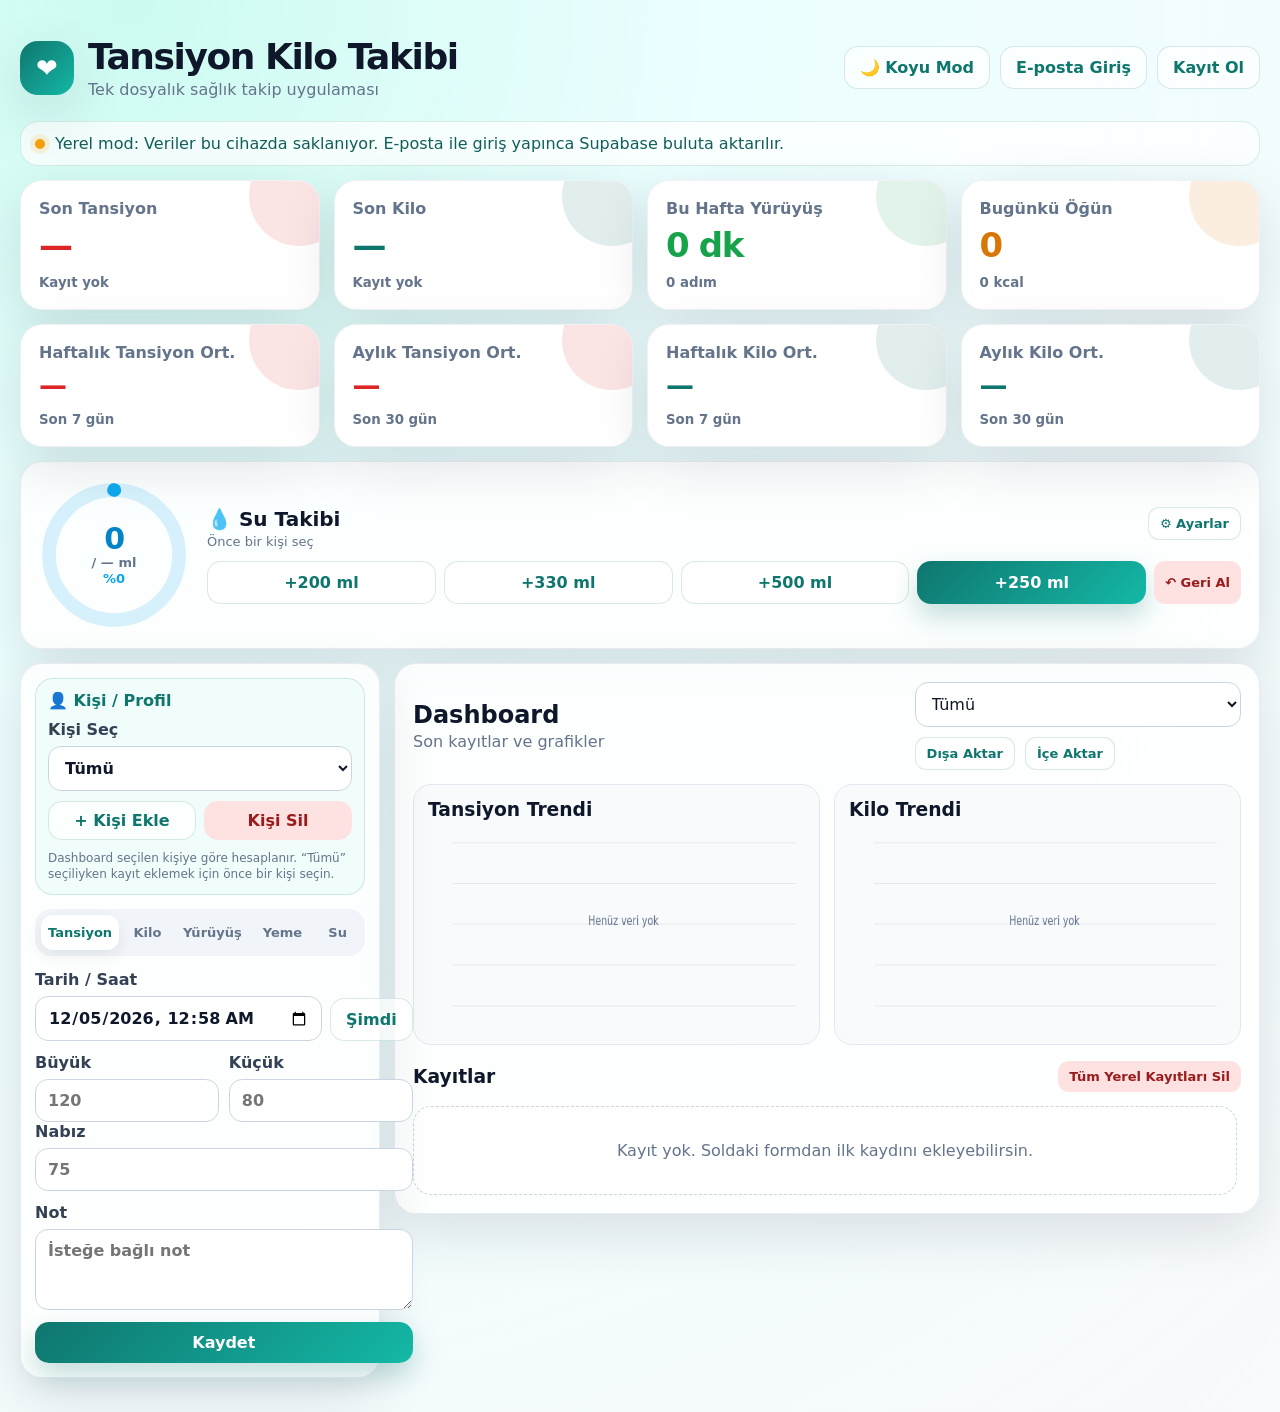
<file: index.html>
<!doctype html>
<html lang="tr">
<head>
<meta charset="utf-8">
<meta name="viewport" content="width=device-width, initial-scale=1, viewport-fit=cover">
<meta name="theme-color" content="#0f766e">
<link rel="manifest" href="manifest.json">
<meta name="mobile-web-app-capable" content="yes">
<meta name="apple-mobile-web-app-capable" content="yes">
<meta name="apple-mobile-web-app-status-bar-style" content="black-translucent">
<meta name="apple-mobile-web-app-title" content="Sağlık Takibi">
<link rel="apple-touch-icon" href="icon-192.png">
<link rel="icon" type="image/png" href="icon-192.png">
<title>Sağlık Takibi - Tansiyon, Kilo, Su</title>
<style>
:root{--bg:#ecfeff;--surface:#fff;--muted:#64748b;--text:#0f172a;--primary:#0f766e;--primary2:#14b8a6;--danger:#dc2626;--success:#16a34a;--amber:#d97706;--shadow:0 18px 55px rgba(15,23,42,.12);--radius:22px}*{box-sizing:border-box}body{margin:0;font-family:ui-sans-serif,system-ui,-apple-system,Segoe UI,Roboto,Arial,sans-serif;color:var(--text);background:radial-gradient(circle at 10% 0%,#ccfbf1 0,#ecfeff 32%,#f8fafc 100%);min-height:100vh}button,input,select,textarea{font:inherit}button{cursor:pointer}.app{width:min(1240px,calc(100% - 28px));margin:0 auto;padding:18px 0 34px}.top{display:flex;justify-content:space-between;align-items:center;gap:16px;padding:18px 0 22px}.brand{display:flex;align-items:center;gap:14px}.logo{width:54px;height:54px;border-radius:18px;background:linear-gradient(135deg,var(--primary),var(--primary2));display:grid;place-items:center;color:white;font-size:26px;box-shadow:var(--shadow)}h1{font-size:clamp(23px,4vw,36px);margin:0;letter-spacing:-.04em}.brand p,.panel-head p{margin:3px 0 0;color:var(--muted)}.actions,.filters{display:flex;gap:10px;align-items:center;flex-wrap:wrap}.btn{border:0;border-radius:14px;padding:11px 15px;font-weight:800;transition:.2s;display:inline-flex;align-items:center;justify-content:center;gap:8px;text-decoration:none}.btn:hover{transform:translateY(-1px)}.btn.primary{background:linear-gradient(135deg,var(--primary),var(--primary2));color:#fff;width:100%;box-shadow:0 12px 28px rgba(15,118,110,.25)}.btn.ghost{background:rgba(255,255,255,.72);color:var(--primary);border:1px solid rgba(15,118,110,.16)}.btn.danger{background:#fee2e2;color:#991b1b}.btn.small{padding:8px 11px;border-radius:11px;font-size:13px}.hidden{display:none!important}.status{display:flex;align-items:center;gap:10px;background:rgba(255,255,255,.72);border:1px solid rgba(15,118,110,.14);border-radius:18px;padding:12px 14px;margin-bottom:14px;color:#115e59}.dot{width:10px;height:10px;border-radius:50%;background:#f59e0b;box-shadow:0 0 0 5px rgba(245,158,11,.14)}.status.online .dot{background:#22c55e;box-shadow:0 0 0 5px rgba(34,197,94,.14)}.grid{display:grid;gap:14px}.stats{grid-template-columns:repeat(4,1fr);margin-bottom:14px}.stat{background:var(--surface);border:1px solid rgba(15,23,42,.06);border-radius:var(--radius);padding:18px;box-shadow:var(--shadow);position:relative;overflow:hidden}.stat:after{content:"";position:absolute;right:-30px;top:-35px;width:100px;height:100px;border-radius:50%;opacity:.12;background:currentColor}.stat strong{display:block;font-size:clamp(24px,4vw,34px);letter-spacing:-.04em;margin:7px 0}.stat span,.stat small{color:var(--muted);font-weight:700}.stat.danger{color:var(--danger)}.stat.primary{color:var(--primary)}.stat.success{color:var(--success)}.stat.amber{color:var(--amber)}.layout{display:grid;grid-template-columns:360px 1fr;gap:14px;align-items:start}.panel{background:rgba(255,255,255,.86);border:1px solid rgba(15,23,42,.08);border-radius:var(--radius);box-shadow:var(--shadow)}.form-panel{padding:14px;position:sticky;top:12px}.dash{padding:18px;min-width:0}.tabs{display:grid;grid-template-columns:repeat(4,1fr);gap:7px;background:#f1f5f9;border-radius:16px;padding:6px;margin-bottom:14px}.tab{border:0;border-radius:12px;padding:10px 7px;background:transparent;font-weight:900;color:var(--muted);font-size:13px}.tab.active{background:#fff;color:var(--primary);box-shadow:0 6px 16px rgba(15,23,42,.08)}form{display:grid;gap:12px}label{display:grid;gap:7px;font-weight:800;color:#334155}input,select,textarea{width:100%;border:1px solid #cbd5e1;border-radius:13px;padding:11px 12px;background:#fff;color:var(--text);outline:none}input:focus,select:focus,textarea:focus{border-color:var(--primary);box-shadow:0 0 0 4px rgba(20,184,166,.14)}textarea{resize:vertical}.two{display:grid;grid-template-columns:1fr 1fr;gap:10px}.panel-head,.rec-head{display:flex;align-items:center;justify-content:space-between;gap:12px;margin-bottom:14px}.panel-head h2,.rec-head h3,.chart h3{margin:0}.file input{display:none}.charts{display:grid;grid-template-columns:1fr 1fr;gap:14px;margin-bottom:16px}.chart{background:#f8fafc;border:1px solid #e2e8f0;border-radius:18px;padding:14px;min-width:0}.chart canvas{width:100%;height:210px;display:block}.records{display:grid;gap:10px;max-height:540px;overflow:auto;padding-right:4px}.record{display:grid;grid-template-columns:44px 1fr auto;gap:12px;align-items:center;background:#fff;border:1px solid #e2e8f0;border-radius:17px;padding:12px}.ricon{width:44px;height:44px;border-radius:15px;display:grid;place-items:center;color:#fff;font-size:20px;font-weight:900;background:var(--primary)}.rmeta{display:block;color:var(--muted);font-size:13px;margin-top:2px}.rnote{margin:5px 0 0;color:#475569;white-space:pre-wrap}.del{border:0;background:#fee2e2;color:#991b1b;border-radius:11px;padding:8px 10px;font-weight:900}.empty{padding:34px;text-align:center;color:var(--muted);border:1px dashed #cbd5e1;border-radius:18px;background:#fff}.help{margin-top:12px;padding:12px;border-radius:16px;background:#f0fdfa;color:#115e59;font-size:13px;line-height:1.45}@media(max-width:980px){.stats{grid-template-columns:repeat(2,1fr)}.layout{grid-template-columns:1fr}.form-panel{position:static}.charts{grid-template-columns:1fr}.top{align-items:flex-start;flex-direction:column}.actions{width:100%}}@media(max-width:560px){.app{width:min(100% - 18px,1240px);padding-top:8px}.stats{grid-template-columns:1fr}.two{grid-template-columns:1fr}.tabs{grid-template-columns:repeat(2,1fr)}.panel-head,.rec-head{align-items:flex-start;flex-direction:column}.filters{width:100%}.filters select,.filters .btn{flex:1}.record{grid-template-columns:38px 1fr}.del{grid-column:2;justify-self:start}.ricon{width:38px;height:38px;border-radius:13px}.actions .btn{flex:1}}

/* Açık / koyu mod */
.avg{margin-bottom:14px}.avg .stat strong{font-size:clamp(21px,3vw,28px)}.time-row{display:grid;grid-template-columns:1fr auto;gap:8px;align-items:end}.time-row .btn{height:43px;white-space:nowrap}.person-box{display:grid;gap:10px;margin-bottom:14px;padding:12px;border-radius:18px;background:rgba(240,253,250,.9);border:1px solid rgba(15,118,110,.16)}.person-title{display:flex;justify-content:space-between;align-items:center;gap:8px;font-weight:900;color:#0f766e}.person-actions{display:grid;grid-template-columns:1fr 1fr;gap:8px}.person-actions .btn{padding:9px 10px}.person-note{font-size:12px;color:#64748b;line-height:1.35}
body.dark{--bg:#020617;--surface:#0f172a;--muted:#94a3b8;--text:#e5e7eb;--primary:#2dd4bf;--primary2:#14b8a6;--danger:#fb7185;--success:#4ade80;--amber:#fbbf24;--shadow:0 18px 55px rgba(0,0,0,.45);background:radial-gradient(circle at 10% 0%,#134e4a 0,#020617 38%,#0f172a 100%);color:var(--text)}
body.dark .logo{box-shadow:0 14px 40px rgba(45,212,191,.18)}body.dark .brand p,body.dark .panel-head p,body.dark .stat span,body.dark .stat small,body.dark .rmeta{color:var(--muted)}body.dark .btn.ghost{background:rgba(15,23,42,.72);color:#99f6e4;border-color:rgba(45,212,191,.24)}body.dark .btn.danger,body.dark .del{background:#4c0519;color:#fecdd3}body.dark .status{background:rgba(15,23,42,.78);border-color:rgba(45,212,191,.20);color:#ccfbf1}body.dark .stat,body.dark .panel{background:rgba(15,23,42,.90);border-color:rgba(148,163,184,.16)}body.dark .tabs{background:#020617}body.dark .tab{color:#94a3b8}body.dark .tab.active{background:#164e63;color:#ccfbf1;box-shadow:0 8px 24px rgba(0,0,0,.35)}body.dark label{color:#cbd5e1}body.dark input,body.dark select,body.dark textarea{background:#020617;color:#e5e7eb;border-color:#334155}body.dark input::placeholder,body.dark textarea::placeholder{color:#64748b}body.dark input:focus,body.dark select:focus,body.dark textarea:focus{border-color:#2dd4bf;box-shadow:0 0 0 4px rgba(45,212,191,.16)}body.dark .chart{background:#020617;border-color:#1e293b}body.dark .record{background:#020617;border-color:#1e293b}body.dark .rnote{color:#cbd5e1}body.dark .empty{background:#020617;border-color:#334155;color:#94a3b8}body.dark .help,body.dark .person-box{background:#042f2e;color:#ccfbf1;border-color:rgba(45,212,191,.20)}body.dark .person-title{color:#99f6e4}body.dark .person-note{color:#94a3b8}body.dark .stat.danger{color:#fb7185}body.dark .stat.primary{color:#2dd4bf}body.dark .stat.success{color:#4ade80}body.dark .stat.amber{color:#fbbf24}

/* Su takibi kartı */
.tabs{grid-template-columns:repeat(5,1fr)}
.water-card{display:flex;gap:18px;align-items:center;padding:18px;margin-bottom:14px}
.water-ring-wrap{position:relative;flex:0 0 auto;width:150px;height:150px;display:grid;place-items:center}
.water-ring{width:150px;height:150px;transform:rotate(-90deg)}
.wr-bg{fill:none;stroke:rgba(14,165,233,.16);stroke-width:11}
.wr-fg{fill:none;stroke:#0ea5e9;stroke-width:11;stroke-linecap:round;stroke-dasharray:327;stroke-dashoffset:327;transition:stroke-dashoffset .6s cubic-bezier(.4,0,.2,1)}
.water-ring-text{position:absolute;inset:0;display:grid;place-content:center;align-content:center;text-align:center;gap:1px}
.water-ring-text strong{font-size:30px;letter-spacing:-.04em;color:#0284c7;line-height:1}
.water-ring-text span{color:var(--muted);font-weight:800;font-size:13px}
.water-ring-text small{color:#0ea5e9;font-weight:900;font-size:13px}
.water-main{flex:1;min-width:0}
.water-head{display:flex;justify-content:space-between;align-items:flex-start;gap:10px;margin-bottom:12px}
.water-head h2{margin:0;font-size:20px}.water-head p{margin:3px 0 0;color:var(--muted);font-size:13px}
.water-quick{display:flex;flex-wrap:wrap;gap:8px}
.water-quick .wq{flex:1 1 86px}.water-quick .btn.primary{width:auto}
.water-cfg{margin-top:14px;padding-top:14px;border-top:1px dashed rgba(14,165,233,.35);display:grid;gap:12px}
.switch-row{display:flex!important;justify-content:space-between;align-items:center;gap:10px;background:rgba(14,165,233,.07);border:1px solid rgba(14,165,233,.18);border-radius:13px;padding:11px 13px;font-weight:800;color:#0369a1}
.switch-row input{width:auto;height:22px;width:22px;accent-color:#0ea5e9}
#reminderHelp{margin:0}
@media(max-width:560px){.tabs{grid-template-columns:repeat(3,1fr)}.water-card{flex-direction:column;text-align:center}.water-quick{justify-content:center}}
body.dark .wr-bg{stroke:rgba(56,189,248,.18)}body.dark .wr-fg{stroke:#38bdf8}
body.dark .water-ring-text strong{color:#7dd3fc}body.dark .water-ring-text small{color:#38bdf8}
body.dark .switch-row{background:rgba(56,189,248,.08);border-color:rgba(56,189,248,.22);color:#7dd3fc}

/* Giriş modalı */
.modal-overlay{position:fixed;inset:0;background:rgba(2,6,23,.6);backdrop-filter:blur(3px);display:grid;place-items:center;z-index:1000;padding:18px}
.modal-overlay.hidden{display:none}
.modal-card{background:var(--surface);border-radius:var(--radius);padding:22px;width:100%;max-width:360px;box-shadow:var(--shadow);display:grid;gap:14px;animation:modalIn .2s ease}
@keyframes modalIn{from{opacity:0;transform:translateY(10px) scale(.98)}to{opacity:1;transform:none}}
.modal-card h3{margin:0;font-size:19px;color:var(--text)}
.modal-card label{display:grid;gap:6px;font-weight:800;font-size:13px;color:var(--muted)}
.pass-wrap{position:relative}
.pass-wrap input{padding-right:46px}
.pass-toggle{position:absolute;right:6px;top:50%;transform:translateY(-50%);background:none;border:none;cursor:pointer;font-size:17px;padding:6px;line-height:1;opacity:.65}
.pass-toggle:hover{opacity:1}
.modal-actions{display:flex;gap:10px;justify-content:flex-end;margin-top:4px}
.modal-actions .btn{width:auto}
</style>
</head>
<body>
<div class="app">
<header class="top"><div class="brand"><div class="logo">❤</div><div><h1>Tansiyon Kilo Takibi</h1><p>Tek dosyalık sağlık takip uygulaması</p></div></div><div class="actions"><button id="themeBtn" class="btn ghost" type="button">🌙 Koyu Mod</button><button id="emailLogin" class="btn ghost" type="button">E-posta Giriş</button><button id="emailSignup" class="btn ghost" type="button">Kayıt Ol</button><button id="login" class="btn ghost hidden" type="button">Google</button><button id="logout" class="btn ghost hidden">Çıkış</button></div></header>
<section id="status" class="status"><span class="dot"></span><span id="statusText">Yerel mod: Veriler bu cihazda saklanıyor.</span></section>
<section class="grid stats"><article class="stat danger"><span>Son Tansiyon</span><strong id="lastBp">—</strong><small id="lastBpMeta">Kayıt yok</small></article><article class="stat primary"><span>Son Kilo</span><strong id="lastWeight">—</strong><small id="lastWeightMeta">Kayıt yok</small></article><article class="stat success"><span>Bu Hafta Yürüyüş</span><strong id="weekWalk">0 dk</strong><small id="weekSteps">0 adım</small></article><article class="stat amber"><span>Bugünkü Öğün</span><strong id="todayMeals">0</strong><small id="todayCalories">0 kcal</small></article></section>
<section class="grid stats avg"><article class="stat danger"><span>Haftalık Tansiyon Ort.</span><strong id="weekBpAvg">—</strong><small>Son 7 gün</small></article><article class="stat danger"><span>Aylık Tansiyon Ort.</span><strong id="monthBpAvg">—</strong><small>Son 30 gün</small></article><article class="stat primary"><span>Haftalık Kilo Ort.</span><strong id="weekWeightAvg">—</strong><small>Son 7 gün</small></article><article class="stat primary"><span>Aylık Kilo Ort.</span><strong id="monthWeightAvg">—</strong><small>Son 30 gün</small></article></section>
<section id="waterCard" class="panel water-card">
<div class="water-ring-wrap"><svg class="water-ring" viewBox="0 0 120 120"><circle class="wr-bg" cx="60" cy="60" r="52"></circle><circle id="wrProg" class="wr-fg" cx="60" cy="60" r="52"></circle></svg><div class="water-ring-text"><strong id="waterNow">0</strong><span id="waterGoalText">/ 0 ml</span><small id="waterPct">%0</small></div></div>
<div class="water-main"><div class="water-head"><div><h2>💧 Su Takibi</h2><p id="waterHint">Kilona göre günlük su hedefin</p></div><button id="waterCfgBtn" class="btn ghost small" type="button">⚙ Ayarlar</button></div>
<div class="water-quick"><button class="btn ghost wq" data-ml="200" type="button">+200 ml</button><button class="btn ghost wq" data-ml="330" type="button">+330 ml</button><button class="btn ghost wq" data-ml="500" type="button">+500 ml</button><button id="waterGlass" class="btn primary wq" type="button">+1 Bardak</button><button id="waterUndo" class="btn danger small" type="button">↶ Geri Al</button></div>
<div id="waterCfg" class="water-cfg hidden">
<label>Formül (ml / kg)<select id="mlPerKg"><option value="30">30 ml/kg — az hareketli</option><option value="33">33 ml/kg — normal</option><option value="35">35 ml/kg — aktif</option><option value="40">40 ml/kg — çok aktif / sıcak hava</option></select></label>
<label class="switch-row"><span>🔔 Su içme hatırlatıcısı</span><input id="reminderOn" type="checkbox"></label>
<div class="two"><label>Sıklık<select id="intervalMin"><option value="60">1 saatte bir</option><option value="90">1.5 saatte bir</option><option value="120">2 saatte bir</option><option value="180">3 saatte bir</option></select></label><label>Bardak boyu (ml)<input id="glassSize" type="number" min="50" max="1000" step="10" placeholder="250"></label></div>
<div class="two"><label>Başlangıç saati<input id="startHour" type="number" min="0" max="23" placeholder="8"></label><label>Bitiş saati<input id="endHour" type="number" min="1" max="24" placeholder="22"></label></div>
<div class="help" id="reminderHelp">Hatırlatıcı, uygulama açıkken veya ana ekrana eklenmiş (PWA) çalışırken bildirim gönderir. Telefonun bildirim iznini vermen gerekir.</div>
</div></div>
</section>
<section class="layout"><aside class="panel form-panel"><div class="person-box"><div class="person-title"><span>👤 Kişi / Profil</span></div><label>Kişi Seç<select id="personSelect"></select></label><div class="person-actions"><button id="addPerson" class="btn ghost" type="button">+ Kişi Ekle</button><button id="deletePerson" class="btn danger" type="button">Kişi Sil</button></div><div class="person-note">Dashboard seçilen kişiye göre hesaplanır. “Tümü” seçiliyken kayıt eklemek için önce bir kişi seçin.</div></div><div class="tabs"><button class="tab active" data-type="bp">Tansiyon</button><button class="tab" data-type="weight">Kilo</button><button class="tab" data-type="walk">Yürüyüş</button><button class="tab" data-type="meal">Yeme</button><button class="tab" data-type="water">Su</button></div><form id="form"><input type="hidden" id="entryType" value="bp"><div class="time-row"><label>Tarih / Saat<input id="dateTime" type="datetime-local" required></label><button id="nowBtn" class="btn ghost" type="button">Şimdi</button></div><div id="bpFields"><div class="two"><label>Büyük<input id="systolic" type="number" min="50" max="260" placeholder="120"></label><label>Küçük<input id="diastolic" type="number" min="30" max="180" placeholder="80"></label></div><label>Nabız<input id="pulse" type="number" min="30" max="220" placeholder="75"></label></div><div id="weightFields" class="hidden"><label>Kilo (kg)<input id="weight" type="number" min="20" max="300" step="0.1" placeholder="78.5"></label></div><div id="walkFields" class="hidden"><div class="two"><label>Süre (dk)<input id="walkMinutes" type="number" min="1" max="1440" placeholder="30"></label><label>Adım<input id="steps" type="number" min="0" max="100000" placeholder="4000"></label></div><label>Mesafe (km)<input id="distance" type="number" min="0" max="100" step="0.01" placeholder="2.5"></label></div><div id="mealFields" class="hidden"><div class="two"><label>Öğün<select id="mealType"><option>Kahvaltı</option><option>Öğle</option><option>Akşam</option><option>Ara Öğün</option></select></label><label>Kalori<input id="calories" type="number" min="0" max="10000" placeholder="450"></label></div><label>Yediklerin<input id="food" maxlength="120" placeholder="Örn. Tavuk salata"></label></div><div id="waterFields" class="hidden"><label>Su miktarı (ml)<input id="ml" type="number" min="10" max="3000" step="10" placeholder="250"></label></div><label>Not<textarea id="note" rows="3" maxlength="300" placeholder="İsteğe bağlı not"></textarea></label><button class="btn primary" type="submit">Kaydet</button></form></aside><main class="panel dash"><div class="panel-head"><div><h2>Dashboard</h2><p>Son kayıtlar ve grafikler</p></div><div class="filters"><select id="filter"><option value="all">Tümü</option><option value="bp">Tansiyon</option><option value="weight">Kilo</option><option value="walk">Yürüyüş</option><option value="meal">Yeme</option><option value="water">Su</option></select><button id="export" class="btn ghost small">Dışa Aktar</button><label class="btn ghost small file">İçe Aktar<input id="import" type="file" accept="application/json"></label></div></div><div class="charts"><article class="chart"><h3>Tansiyon Trendi</h3><canvas id="bpChart" width="640" height="260"></canvas></article><article class="chart"><h3>Kilo Trendi</h3><canvas id="weightChart" width="640" height="260"></canvas></article></div><div class="rec-head"><h3>Kayıtlar</h3><button id="clear" class="btn danger small">Tüm Yerel Kayıtları Sil</button></div><div id="records" class="records"></div></main></section>
</div>
<div id="authModal" class="modal-overlay hidden"><div class="modal-card"><h3 id="authTitle">E-posta ile giriş</h3><label>E-posta<input id="authEmail" type="email" autocomplete="email" inputmode="email" placeholder="ornek@mail.com"></label><label>Şifre (en az 6 karakter)<div class="pass-wrap"><input id="authPass" type="password" autocomplete="current-password" placeholder="••••••"><button id="authToggle" type="button" class="pass-toggle" aria-label="Şifreyi göster veya gizle">👁</button></div></label><div class="modal-actions"><button id="authCancel" class="btn ghost" type="button">Vazgeç</button><button id="authOk" class="btn primary" type="button">Devam</button></div></div></div>
<script>
// SUPABASE AYARLARI
// Supabase > Project Settings > API bölümünden Project URL ve anon public key değerlerini buraya yazın.
// Örnek:
// const SUPABASE_URL = 'https://xxxx.supabase.co';
// const SUPABASE_ANON_KEY = 'eyJhbGciOi...';
const SUPABASE_URL = 'https://iuvjkovzbjscrqkmebrj.supabase.co';
const SUPABASE_ANON_KEY = 'sb_publishable_K_ouJFXq0mFa5J-FE37sYQ_2dpvqa9C';

(() => {
  const KEY = 'saglik.tekdosya.v1';
  const PEOPLE_KEY = 'saglik.kisiler.v1';
  const ACTIVE_PERSON_KEY = 'saglik.aktifKisi.v1';
  const THEME_KEY = 'saglik.tema';

  let records = [];
  let people = [];
  let currentPerson = 'all';
  let filter = 'all';
  let type = 'bp';
  let sb = null;
  let session = null;
  let syncing = false;
  let water = {mlPerKg:33, glass:250, reminderOn:false, intervalMin:120, startHour:8, endHour:22, lastNotify:0};

  const $ = id => document.getElementById(id);
  const cfg = {
    bp: ['Tansiyon', '❤', '#dc2626'],
    weight: ['Kilo', '⚖', '#0f766e'],
    walk: ['Yürüyüş', '👟', '#16a34a'],
    meal: ['Yeme', '🍽', '#d97706'],
    water: ['Su', '💧', '#0ea5e9']
  };

  function pad(n){ return String(n).padStart(2, '0'); }
  function localVal(d = new Date()){ return `${d.getFullYear()}-${pad(d.getMonth()+1)}-${pad(d.getDate())}T${pad(d.getHours())}:${pad(d.getMinutes())}`; }
  function fmt(iso){ return new Intl.DateTimeFormat('tr-TR', {dateStyle:'medium', timeStyle:'short'}).format(new Date(iso)); }
  function dkey(iso){ const d = new Date(iso); return `${d.getFullYear()}-${pad(d.getMonth()+1)}-${pad(d.getDate())}`; }
  function uuid(){ return crypto.randomUUID ? crypto.randomUUID() : 'id-' + Date.now() + '-' + Math.random().toString(16).slice(2); }
  function safe(x){ return String(x ?? '').replaceAll('&','&amp;').replaceAll('<','&lt;').replaceAll('>','&gt;').replaceAll('"','&quot;'); }

  function save(){ localStorage.setItem(KEY, JSON.stringify(records)); }
  function load(){ try { return JSON.parse(localStorage.getItem(KEY) || '[]'); } catch { return []; } }
  function savePeople(){ localStorage.setItem(PEOPLE_KEY, JSON.stringify(people)); localStorage.setItem(ACTIVE_PERSON_KEY, currentPerson); }
  function loadPeople(){ try { return JSON.parse(localStorage.getItem(PEOPLE_KEY) || '[]'); } catch { return []; } }
  function sorted(a = records){ return [...a].sort((x,y) => new Date(y.dateTime) - new Date(x.dateTime)); }
  function isCloud(){ return !!(sb && session && session.user); }

  function status(t, on=false){ $('statusText').textContent = t; $('status').classList.toggle('online', on); }
  function setStatusMode(){
    if (isCloud()) status(`Bulut mod: ${session.user.email || 'Hesabınız'} Supabase ile senkronize.`, true);
    else status('Yerel mod: Veriler bu cihazda saklanıyor. E-posta ile giriş yapınca Supabase buluta aktarılır.', false);
  }

  function applyTheme(t){
    document.body.classList.toggle('dark', t === 'dark');
    localStorage.setItem(THEME_KEY, t);
    const b = $('themeBtn'); if (b) b.textContent = t === 'dark' ? '☀️ Açık Mod' : '🌙 Koyu Mod';
    charts();
  }
  function initTheme(){ applyTheme(localStorage.getItem(THEME_KEY) || 'light'); }

  function personName(id){ const p = people.find(x => x.id === id); return p ? p.name : 'Kişi Yok'; }
  function activeRecords(){ return currentPerson === 'all' ? records : records.filter(r => (r.personId || 'p1') === currentPerson); }
  function ensurePeople(){
    people = loadPeople();
    if (!people.length) people = [{id:'p1', name:'Ben'}];
    records = records.map(r => r.personId ? r : {...r, personId:'p1'});
    if (currentPerson !== 'all' && !people.some(p => p.id === currentPerson)) currentPerson = people[0]?.id || 'all';
    save(); savePeople();
  }
  function renderPeople(){
    const sel = $('personSelect'); if (!sel) return;
    sel.innerHTML = '<option value="all">Tümü</option>' + people.map(p => `<option value="${safe(p.id)}">${safe(p.name)}</option>`).join('');
    sel.value = currentPerson;
    const del = $('deletePerson'); if (del) del.disabled = currentPerson === 'all' || people.length <= 1;
  }

  function setType(t){
    type = t; $('entryType').value = t;
    document.querySelectorAll('.tab').forEach(b => b.classList.toggle('active', b.dataset.type === t));
    ['bp','weight','walk','meal','water'].forEach(x => $(x+'Fields').classList.toggle('hidden', x !== t));
  }

  function read(){
    if (currentPerson === 'all') throw Error('Kayıt eklemek için önce bir kişi seçin.');
    const t = $('entryType').value;
    const b = { id: uuid(), personId: currentPerson, type: t, dateTime: new Date($('dateTime').value).toISOString(), note: $('note').value.trim(), createdAt: new Date().toISOString() };
    if (t === 'bp') {
      const systolic = +$('systolic').value, diastolic = +$('diastolic').value, pulse = +$('pulse').value || 0;
      if (!systolic || !diastolic) throw Error('Büyük ve küçük tansiyon zorunlu.');
      return {...b, systolic, diastolic, pulse};
    }
    if (t === 'weight') {
      const weight = +$('weight').value;
      if (!weight) throw Error('Kilo zorunlu.');
      return {...b, weight};
    }
    if (t === 'walk') {
      const minutes = +$('walkMinutes').value || 0, steps = +$('steps').value || 0, distance = +$('distance').value || 0;
      if (!minutes && !steps && !distance) throw Error('En az bir yürüyüş değeri girin.');
      return {...b, minutes, steps, distance};
    }
    if (t === 'water') {
      const ml = +$('ml').value;
      if (!ml) throw Error('Su miktarı (ml) zorunlu.');
      return {...b, ml};
    }
    const calories = +$('calories').value || 0, food = $('food').value.trim(), mealType = $('mealType').value;
    if (!food && !calories) throw Error('Yemek veya kalori girin.');
    return {...b, mealType, calories, food};
  }

  function recordData(r){
    if (r.type === 'bp') return {systolic:r.systolic, diastolic:r.diastolic, pulse:r.pulse || 0};
    if (r.type === 'weight') return {weight:r.weight};
    if (r.type === 'walk') return {minutes:r.minutes || 0, steps:r.steps || 0, distance:r.distance || 0};
    if (r.type === 'water') return {ml:r.ml || 0};
    return {mealType:r.mealType || 'Öğün', calories:r.calories || 0, food:r.food || ''};
  }
  function recordToRow(r){
    return { id:r.id, user_id:session.user.id, person_id:r.personId || 'p1', type:r.type, date_time:r.dateTime, note:r.note || '', data:recordData(r), created_at:r.createdAt || new Date().toISOString() };
  }
  function rowToRecord(row){
    return { id:row.id, personId:row.person_id, type:row.type, dateTime:row.date_time, note:row.note || '', createdAt:row.created_at, ...(row.data || {}) };
  }

  async function upsertCloudPeople(list = people){
    if (!isCloud() || !list.length) return;
    const rows = list.map(p => ({id:p.id, user_id:session.user.id, name:p.name, created_at:p.createdAt || new Date().toISOString()}));
    const {error} = await sb.from('people').upsert(rows, {onConflict:'id'});
    if (error) throw error;
  }
  async function upsertCloudRecords(list = records){
    if (!isCloud() || !list.length) return;
    const rows = list.map(recordToRow);
    const {error} = await sb.from('health_records').upsert(rows, {onConflict:'id'});
    if (error) throw error;
  }
  async function uploadLocalToCloud(){
    if (!isCloud() || syncing) return;
    syncing = true;
    try { ensurePeople(); await upsertCloudPeople(people); await upsertCloudRecords(records); }
    catch(e){ console.error(e); alert('Supabase aktarım hatası: ' + e.message); }
    finally { syncing = false; }
  }
  async function syncFromCloud(){
    if (!isCloud()) return;
    try {
      const [pRes, rRes] = await Promise.all([
        sb.from('people').select('*').eq('user_id', session.user.id).order('created_at', {ascending:true}),
        sb.from('health_records').select('*').eq('user_id', session.user.id).order('date_time', {ascending:false})
      ]);
      if (pRes.error) throw pRes.error;
      if (rRes.error) throw rRes.error;
      people = (pRes.data || []).map(p => ({id:p.id, name:p.name, createdAt:p.created_at}));
      records = (rRes.data || []).map(rowToRecord);
      if (!people.length) people = [{id:'p1', name:'Ben'}];
      if (currentPerson !== 'all' && !people.some(p => p.id === currentPerson)) currentPerson = people[0].id;
      save(); savePeople(); renderPeople(); render(); setStatusMode();
    } catch(e) {
      console.error(e); alert('Supabase veri çekme hatası: ' + e.message);
    }
  }

  async function add(r){
    records = [r, ...records.filter(x => x.id !== r.id)]; save(); render();
    if (isCloud()) { try { await upsertCloudRecords([r]); } catch(e){ alert('Buluta kaydedilemedi: ' + e.message); } }
  }
  async function del(id){
    records = records.filter(r => r.id !== id); save(); render();
    if (isCloud()) {
      const {error} = await sb.from('health_records').delete().eq('user_id', session.user.id).eq('id', id);
      if (error) alert('Buluttan silinemedi: ' + error.message);
    }
  }
  async function addPerson(){
    let name = prompt('Kişi adı yazın:'); if (!name) return; name = name.trim(); if (!name) return;
    const p = {id: uuid(), name, createdAt:new Date().toISOString()};
    people.push(p); currentPerson = p.id; savePeople(); renderPeople(); render();
    if (isCloud()) { try { await upsertCloudPeople([p]); } catch(e){ alert('Kişi buluta kaydedilemedi: ' + e.message); } }
  }
  async function deletePerson(){
    if (currentPerson === 'all') return alert('Silmek için önce bir kişi seçin.');
    if (people.length <= 1) return alert('En az 1 kişi kalmalı.');
    const id = currentPerson, name = personName(id);
    if (!confirm(name + ' kişisi ve ona ait kayıtlar silinsin mi?')) return;
    records = records.filter(r => (r.personId || 'p1') !== id);
    people = people.filter(p => p.id !== id);
    currentPerson = people[0].id;
    save(); savePeople(); renderPeople(); render();
    if (isCloud()) {
      const e1 = await sb.from('health_records').delete().eq('user_id', session.user.id).eq('person_id', id);
      const e2 = await sb.from('people').delete().eq('user_id', session.user.id).eq('id', id);
      if (e1.error || e2.error) alert('Buluttan silme hatası: ' + (e1.error?.message || e2.error?.message));
    }
  }

  function title(r){
    if (r.type === 'bp') return `${r.systolic}/${r.diastolic} mmHg${r.pulse ? ' • Nabız ' + r.pulse : ''}`;
    if (r.type === 'weight') return `${Number(r.weight).toFixed(1)} kg`;
    if (r.type === 'walk') return `${r.minutes || 0} dk • ${r.steps || 0} adım${r.distance ? ' • ' + r.distance + ' km' : ''}`;
    if (r.type === 'water') return `${r.ml || 0} ml su`;
    return `${r.mealType || 'Öğün'}${r.food ? ' • ' + r.food : ''}${r.calories ? ' • ' + r.calories + ' kcal' : ''}`;
  }

  function stats(){
    const base = activeRecords();
    const bp = sorted(base.filter(r => r.type === 'bp'))[0];
    $('lastBp').textContent = bp ? `${bp.systolic}/${bp.diastolic}` : '—';
    $('lastBpMeta').textContent = bp ? fmt(bp.dateTime) + (bp.pulse ? ' • ' + bp.pulse + ' nabız' : '') : 'Kayıt yok';
    const w = sorted(base.filter(r => r.type === 'weight'))[0];
    $('lastWeight').textContent = w ? Number(w.weight).toFixed(1) + ' kg' : '—';
    $('lastWeightMeta').textContent = w ? fmt(w.dateTime) : 'Kayıt yok';
    const seven = new Date(); seven.setDate(seven.getDate()-6); seven.setHours(0,0,0,0);
    const walks = base.filter(r => r.type === 'walk' && new Date(r.dateTime) >= seven);
    $('weekWalk').textContent = walks.reduce((s,r) => s + (+r.minutes || 0), 0) + ' dk';
    $('weekSteps').textContent = walks.reduce((s,r) => s + (+r.steps || 0), 0).toLocaleString('tr-TR') + ' adım';
    const today = dkey(new Date().toISOString()), meals = base.filter(r => r.type === 'meal' && dkey(r.dateTime) === today);
    $('todayMeals').textContent = meals.length;
    $('todayCalories').textContent = meals.reduce((s,r) => s + (+r.calories || 0), 0) + ' kcal';
  }
  function avgStats(){
    const base = activeRecords();
    const since = d => { const x = new Date(); x.setDate(x.getDate()-d+1); x.setHours(0,0,0,0); return x; };
    const avg = (arr,key) => arr.length ? arr.reduce((s,r) => s + (+r[key] || 0), 0) / arr.length : null;
    const bpText = arr => arr.length ? Math.round(avg(arr,'systolic')) + '/' + Math.round(avg(arr,'diastolic')) : '—';
    const wText = arr => { const v = avg(arr,'weight'); return v == null ? '—' : v.toFixed(1) + ' kg'; };
    const w7 = since(7), w30 = since(30);
    const bp7 = base.filter(r => r.type === 'bp' && new Date(r.dateTime) >= w7), bp30 = base.filter(r => r.type === 'bp' && new Date(r.dateTime) >= w30);
    const kg7 = base.filter(r => r.type === 'weight' && new Date(r.dateTime) >= w7), kg30 = base.filter(r => r.type === 'weight' && new Date(r.dateTime) >= w30);
    $('weekBpAvg').textContent = bpText(bp7); $('monthBpAvg').textContent = bpText(bp30);
    $('weekWeightAvg').textContent = wText(kg7); $('monthWeightAvg').textContent = wText(kg30);
  }
  function chart(c, items, series){
    const dark = document.body.classList.contains('dark'), ctx = c.getContext('2d'), W = c.width, H = c.height;
    ctx.clearRect(0,0,W,H); ctx.fillStyle = dark ? '#020617' : '#f8fafc'; ctx.fillRect(0,0,W,H); ctx.strokeStyle = dark ? '#1e293b' : '#e2e8f0';
    for (let i=0;i<5;i++){ const y = 28 + i*(H-58)/4; ctx.beginPath(); ctx.moveTo(42,y); ctx.lineTo(W-16,y); ctx.stroke(); }
    if (!items.length){ ctx.fillStyle = dark ? '#94a3b8' : '#64748b'; ctx.font = '16px system-ui'; ctx.fillText('Henüz veri yok', W/2-48, H/2); return; }
    const data = items.slice(-12), vals = data.flatMap(r => series.map(s => +r[s.key]).filter(Boolean));
    const min = Math.min(...vals), max = Math.max(...vals), p = Math.max(5, (max-min)*.15), lo = min-p, hi = max+p;
    const x = i => 48 + i*((W-78)/Math.max(1,data.length-1)), y = v => 22 + (hi-v)*((H-58)/(hi-lo || 1));
    ctx.fillStyle = dark ? '#94a3b8' : '#64748b'; ctx.font = '12px system-ui'; ctx.fillText(Math.round(hi),8,32); ctx.fillText(Math.round(lo),8,H-30);
    series.forEach(s => { ctx.strokeStyle=s.color; ctx.fillStyle=s.color; ctx.lineWidth=3; ctx.beginPath(); data.forEach((r,i)=>{ const xx=x(i), yy=y(+r[s.key]); i?ctx.lineTo(xx,yy):ctx.moveTo(xx,yy); }); ctx.stroke(); data.forEach((r,i)=>{ ctx.beginPath(); ctx.arc(x(i),y(+r[s.key]),4,0,Math.PI*2); ctx.fill(); }); });
  }
  function charts(){
    const base = activeRecords();
    chart($('bpChart'), base.filter(r => r.type === 'bp').sort((a,b) => new Date(a.dateTime)-new Date(b.dateTime)), [{key:'systolic',color:'#dc2626'}, {key:'diastolic',color:'#2563eb'}]);
    chart($('weightChart'), base.filter(r => r.type === 'weight').sort((a,b) => new Date(a.dateTime)-new Date(b.dateTime)), [{key:'weight',color:'#0f766e'}]);
  }
  function recs(){
    const list = sorted(activeRecords()).filter(r => filter === 'all' || r.type === filter), box = $('records'); box.innerHTML = '';
    if (!list.length){ box.innerHTML = '<div class="empty">Kayıt yok. Soldaki formdan ilk kaydını ekleyebilirsin.</div>'; return; }
    list.forEach(r => {
      const c = cfg[r.type], el = document.createElement('article'); el.className = 'record';
      el.innerHTML = `<div class="ricon" style="background:${c[2]}">${c[1]}</div><div><strong>${safe(title(r))}</strong><span class="rmeta">${safe(personName(r.personId || 'p1'))} • ${c[0]} • ${fmt(r.dateTime)}</span><p class="rnote">${safe(r.note || '')}</p></div><button class="del">Sil</button>`;
      el.querySelector('.del').onclick = () => confirm('Bu kayıt silinsin mi?') && del(r.id);
      box.appendChild(el);
    });
  }
  const WATER_KEY = 'saglik.su.v1';
  function loadWaterCfg(){ try { water = {...water, ...(JSON.parse(localStorage.getItem(WATER_KEY) || '{}'))}; } catch {} }
  function saveWaterCfg(){ localStorage.setItem(WATER_KEY, JSON.stringify(water)); }
  function latestWeight(){ const w = sorted(activeRecords().filter(r => r.type === 'weight'))[0]; return w ? +w.weight : 0; }
  function todayWaterMl(){ const t = dkey(new Date().toISOString()); return activeRecords().filter(r => r.type === 'water' && dkey(r.dateTime) === t).reduce((s,r) => s + (+r.ml || 0), 0); }
  function todayWalkMin(){ const t = dkey(new Date().toISOString()); return activeRecords().filter(r => r.type === 'walk' && dkey(r.dateTime) === t).reduce((s,r) => s + (+r.minutes || 0), 0); }
  function waterGoal(){
    const kg = latestWeight(); if (!kg) return 0;
    let ml = kg * water.mlPerKg + Math.floor(todayWalkMin()/30) * 350; // aktivite bonusu
    return Math.round(ml/50) * 50;
  }
  async function addWater(ml){
    if (currentPerson === 'all') return alert('Su eklemek için önce bir kişi seçin.');
    if (!ml || ml <= 0) return;
    await add({ id:uuid(), personId:currentPerson, type:'water', dateTime:new Date().toISOString(), note:'', createdAt:new Date().toISOString(), ml });
  }
  function undoWater(){
    const t = dkey(new Date().toISOString());
    const last = sorted(activeRecords().filter(r => r.type === 'water' && dkey(r.dateTime) === t))[0];
    if (!last) return alert('Bugün geri alınacak su kaydı yok.');
    del(last.id);
  }
  const RING_C = 2 * Math.PI * 52;
  function renderWater(){
    const goal = waterGoal(), now = todayWaterMl(), kg = latestWeight();
    const pct = goal ? Math.min(100, Math.round(now/goal*100)) : 0;
    $('waterNow').textContent = now;
    $('waterGoalText').textContent = goal ? '/ ' + goal + ' ml' : '/ — ml';
    $('waterPct').textContent = '%' + pct;
    $('wrProg').style.strokeDashoffset = RING_C * (1 - pct/100);
    if (currentPerson === 'all') $('waterHint').textContent = 'Önce bir kişi seç';
    else if (!kg) $('waterHint').textContent = 'Hedef için önce bir Kilo kaydı gir';
    else { const rem = Math.max(0, goal - now); $('waterHint').textContent = rem > 0 ? `${kg} kg • ${rem} ml kaldı` : '🎉 Günlük hedef tamam!'; }
    // ayar alanlarını senkronla
    $('mlPerKg').value = String(water.mlPerKg);
    $('glassSize').value = water.glass;
    $('intervalMin').value = String(water.intervalMin);
    $('startHour').value = water.startHour;
    $('endHour').value = water.endHour;
    $('reminderOn').checked = !!water.reminderOn;
    $('waterGlass').textContent = '+' + water.glass + ' ml';
  }
  function waterNotify(){
    if (!('Notification' in window) || Notification.permission !== 'granted') return;
    const goal = waterGoal(), rem = Math.max(0, goal - todayWaterMl());
    const body = goal ? `Bugün ${todayWaterMl()} ml içtin. Hedefe ${rem} ml kaldı 💧` : 'Bir bardak su içme zamanı 💧';
    const opts = { body, icon:'icon-192.png', badge:'icon-192.png', tag:'su-hatirlatici', renotify:true, lang:'tr' };
    if (navigator.serviceWorker && navigator.serviceWorker.ready) {
      navigator.serviceWorker.ready.then(reg => reg.showNotification('💧 Su Hatırlatıcı', opts)).catch(() => { try { new Notification('💧 Su Hatırlatıcı', opts); } catch {} });
    } else { try { new Notification('💧 Su Hatırlatıcı', opts); } catch {} }
    water.lastNotify = Date.now(); saveWaterCfg();
  }
  function waterTick(){
    if (!water.reminderOn || !('Notification' in window) || Notification.permission !== 'granted') return;
    const h = new Date().getHours();
    if (h < water.startHour || h >= water.endHour) return;
    const goal = waterGoal();
    if (goal && todayWaterMl() >= goal) return; // hedef dolduysa rahatsız etme
    if (Date.now() - (water.lastNotify || 0) >= water.intervalMin * 60000) waterNotify();
  }
  async function toggleReminder(on){
    if (on) {
      if (!('Notification' in window)) { alert('Bu tarayıcı bildirimleri desteklemiyor.'); $('reminderOn').checked = false; return; }
      let perm = Notification.permission;
      if (perm !== 'granted') perm = await Notification.requestPermission();
      if (perm !== 'granted') { alert('Bildirim izni verilmedi. Telefon/tarayıcı ayarlarından izin verebilirsin.'); $('reminderOn').checked = false; water.reminderOn = false; saveWaterCfg(); return; }
      water.reminderOn = true; water.lastNotify = Date.now() - water.intervalMin * 60000; saveWaterCfg();
      waterNotify(); // anında test bildirimi
    } else { water.reminderOn = false; saveWaterCfg(); }
  }
  function waterEvents(){
    document.querySelectorAll('.water-quick .wq[data-ml]').forEach(b => b.onclick = () => addWater(+b.dataset.ml));
    $('waterGlass').onclick = () => addWater(water.glass);
    $('waterUndo').onclick = undoWater;
    $('waterCfgBtn').onclick = () => $('waterCfg').classList.toggle('hidden');
    $('mlPerKg').onchange = e => { water.mlPerKg = +e.target.value; saveWaterCfg(); renderWater(); };
    $('glassSize').onchange = e => { water.glass = Math.max(50, Math.min(1000, +e.target.value || 250)); saveWaterCfg(); renderWater(); };
    $('intervalMin').onchange = e => { water.intervalMin = +e.target.value; saveWaterCfg(); };
    $('startHour').onchange = e => { water.startHour = Math.max(0, Math.min(23, +e.target.value || 0)); saveWaterCfg(); };
    $('endHour').onchange = e => { water.endHour = Math.max(1, Math.min(24, +e.target.value || 22)); saveWaterCfg(); };
    $('reminderOn').onchange = e => toggleReminder(e.target.checked);
    setInterval(waterTick, 60000);
  }

  function render(){ stats(); avgStats(); charts(); recs(); renderWater(); }

  async function initSupabase(){
    if (!SUPABASE_URL || !SUPABASE_ANON_KEY) { setStatusMode(); return; }
    try {
      const mod = await import('https://esm.sh/@supabase/supabase-js@2');
      sb = mod.createClient(SUPABASE_URL, SUPABASE_ANON_KEY, { auth:{persistSession:true, autoRefreshToken:true, detectSessionInUrl:true} });
      const {data} = await sb.auth.getSession();
      session = data.session;
      $('logout').classList.toggle('hidden', !session);
      $('login').textContent = session ? 'Bulut Senkron' : 'Google';
      $('emailLogin').classList.toggle('hidden', !!session); $('emailSignup').classList.toggle('hidden', !!session);
      setStatusMode();
      if (session) { await uploadLocalToCloud(); await syncFromCloud(); }
      sb.auth.onAuthStateChange(async (_event, newSession) => {
        session = newSession;
        $('logout').classList.toggle('hidden', !session);
        $('login').textContent = session ? 'Bulut Senkron' : 'Google';
        $('emailLogin').classList.toggle('hidden', !!session); $('emailSignup').classList.toggle('hidden', !!session);
        setStatusMode();
        if (session) { await uploadLocalToCloud(); await syncFromCloud(); }
      });
    } catch(e) { console.error(e); alert('Supabase başlatılamadı: ' + e.message); }
  }
  function askEmailPass(title){
    return new Promise(resolve => {
      const modal = $('authModal'), em = $('authEmail'), pw = $('authPass'), tog = $('authToggle');
      $('authTitle').textContent = title;
      em.value = ''; pw.value = ''; pw.type = 'password'; tog.textContent = '👁';
      modal.classList.remove('hidden');
      setTimeout(() => em.focus(), 50);
      const close = (val) => {
        modal.classList.add('hidden');
        tog.onclick = $('authOk').onclick = $('authCancel').onclick = modal.onclick = em.onkeydown = pw.onkeydown = null;
        resolve(val);
      };
      tog.onclick = () => { const show = pw.type === 'password'; pw.type = show ? 'text' : 'password'; tog.textContent = show ? '🙈' : '👁'; pw.focus(); };
      $('authCancel').onclick = () => close(null);
      $('authOk').onclick = () => {
        const email = em.value.trim(), password = pw.value;
        if (!email) return alert('E-posta adresini gir.');
        if (password.length < 6) return alert('Şifre en az 6 karakter olmalı.');
        close({email, password});
      };
      modal.onclick = (e) => { if (e.target === modal) close(null); };
      em.onkeydown = pw.onkeydown = (e) => { if (e.key === 'Enter') $('authOk').onclick(); };
    });
  }
  async function ensureSupabaseReady(){
    if (!SUPABASE_URL || !SUPABASE_ANON_KEY) { alert('Supabase için SUPABASE_URL ve SUPABASE_ANON_KEY alanları doldurulmalı.'); return false; }
    if (!sb) await initSupabase();
    return !!sb;
  }
  async function emailLogin(){
    if (!(await ensureSupabaseReady())) return;
    const v = await askEmailPass('E-posta ile giriş'); if (!v) return;
    const {error} = await sb.auth.signInWithPassword({email:v.email, password:v.password});
    if (error) return alert('Giriş başarısız: ' + error.message);
    alert('Giriş başarılı. Veriler Supabase ile senkronize edilecek.');
  }
  async function emailSignup(){
    if (!(await ensureSupabaseReady())) return;
    const v = await askEmailPass('Yeni hesap oluştur'); if (!v) return;
    const redirectTo = location.href.split('#')[0];
    const {error} = await sb.auth.signUp({email:v.email, password:v.password, options:{emailRedirectTo:redirectTo}});
    if (error) return alert('Kayıt başarısız: ' + error.message);
    alert('Kayıt oluşturuldu. Supabase e-posta onayı açıksa gelen kutundaki onay linkine tıkla, sonra E-posta Giriş yap.');
  }
  async function login(){
    if (!SUPABASE_URL || !SUPABASE_ANON_KEY) return alert('Supabase için dosyanın üstündeki SUPABASE_URL ve SUPABASE_ANON_KEY alanlarını doldurun.');
    if (!sb) await initSupabase();
    if (isCloud()) { await uploadLocalToCloud(); await syncFromCloud(); return alert('Bulut senkron tamamlandı.'); }
    const redirectTo = location.href.split('#')[0];
    const {error} = await sb.auth.signInWithOAuth({provider:'google', options:{redirectTo}});
    if (error) alert('Google girişi başlatılamadı: ' + error.message);
  }
  async function logout(){ if (sb) await sb.auth.signOut(); session = null; setStatusMode(); $('logout').classList.add('hidden'); $('login').textContent = 'Google'; $('emailLogin').classList.remove('hidden'); $('emailSignup').classList.remove('hidden'); }

  function events(){
    $('themeBtn').onclick = () => applyTheme(document.body.classList.contains('dark') ? 'light' : 'dark');
    $('personSelect').onchange = e => { currentPerson = e.target.value; savePeople(); renderPeople(); render(); };
    $('addPerson').onclick = addPerson; $('deletePerson').onclick = deletePerson;
    document.querySelectorAll('.tab').forEach(b => b.onclick = () => setType(b.dataset.type));
    $('nowBtn').onclick = () => { $('dateTime').value = localVal(); delete $('dateTime').dataset.changed; };
    setInterval(() => { const el = $('dateTime'); if (document.activeElement !== el && !el.dataset.changed) el.value = localVal(); }, 60000);
    $('dateTime').addEventListener('input', () => { $('dateTime').dataset.changed = '1'; });
    $('form').onsubmit = async e => { e.preventDefault(); try { if (!$('dateTime').value) $('dateTime').value = localVal(); await add(read()); $('form').reset(); delete $('dateTime').dataset.changed; $('dateTime').value = localVal(); setType(type); } catch(err){ alert(err.message); } };
    $('filter').onchange = e => { filter = e.target.value; recs(); };
    $('export').onclick = () => { const blob = new Blob([JSON.stringify({people, records}, null, 2)], {type:'application/json'}), a = document.createElement('a'); a.href = URL.createObjectURL(blob); a.download = 'saglik-kayitlari-' + dkey(new Date().toISOString()) + '.json'; a.click(); URL.revokeObjectURL(a.href); };
    $('import').onchange = async e => {
      const f = e.target.files[0]; if (!f) return;
      try {
        const imp = JSON.parse(await f.text()), impRecords = Array.isArray(imp) ? imp : (imp.records || []), impPeople = Array.isArray(imp) ? [] : (imp.people || []);
        if (!Array.isArray(impRecords)) throw Error('Dosya formatı uygun değil.');
        const pm = new Map([...people, ...impPeople].filter(p => p.id && p.name).map(p => [p.id, p])); people = [...pm.values()];
        const rm = new Map([...records, ...impRecords].filter(r => r.id && r.type).map(r => [r.id, r.personId ? r : {...r, personId:'p1'}])); records = [...rm.values()];
        ensurePeople(); renderPeople(); save(); render(); if (isCloud()) await uploadLocalToCloud();
      } catch(err){ alert('İçe aktarma başarısız: ' + err.message); }
      e.target.value = '';
    };
    $('clear').onclick = () => { if (confirm('Bu cihazdaki yerel kayıtlar silinsin mi? Bulut hesabınız açıksa Supabase kayıtları silinmez.')) { records = []; save(); render(); } };
    $('emailLogin').onclick = emailLogin; $('emailSignup').onclick = emailSignup; $('login').onclick = login; $('logout').onclick = logout;
  }

  document.addEventListener('DOMContentLoaded', async () => {
    $('dateTime').value = localVal();
    records = load(); currentPerson = localStorage.getItem(ACTIVE_PERSON_KEY) || 'all'; ensurePeople();
    loadWaterCfg();
    initTheme(); events(); waterEvents(); renderPeople(); setType('bp'); render(); setStatusMode();
    if ('serviceWorker' in navigator && location.protocol.startsWith('http')) {
      navigator.serviceWorker.register('sw.js').catch(e => console.warn('SW kaydı başarısız:', e));
    }
    await initSupabase();
  });
})();
</script>
</body>
</html>
</file>
